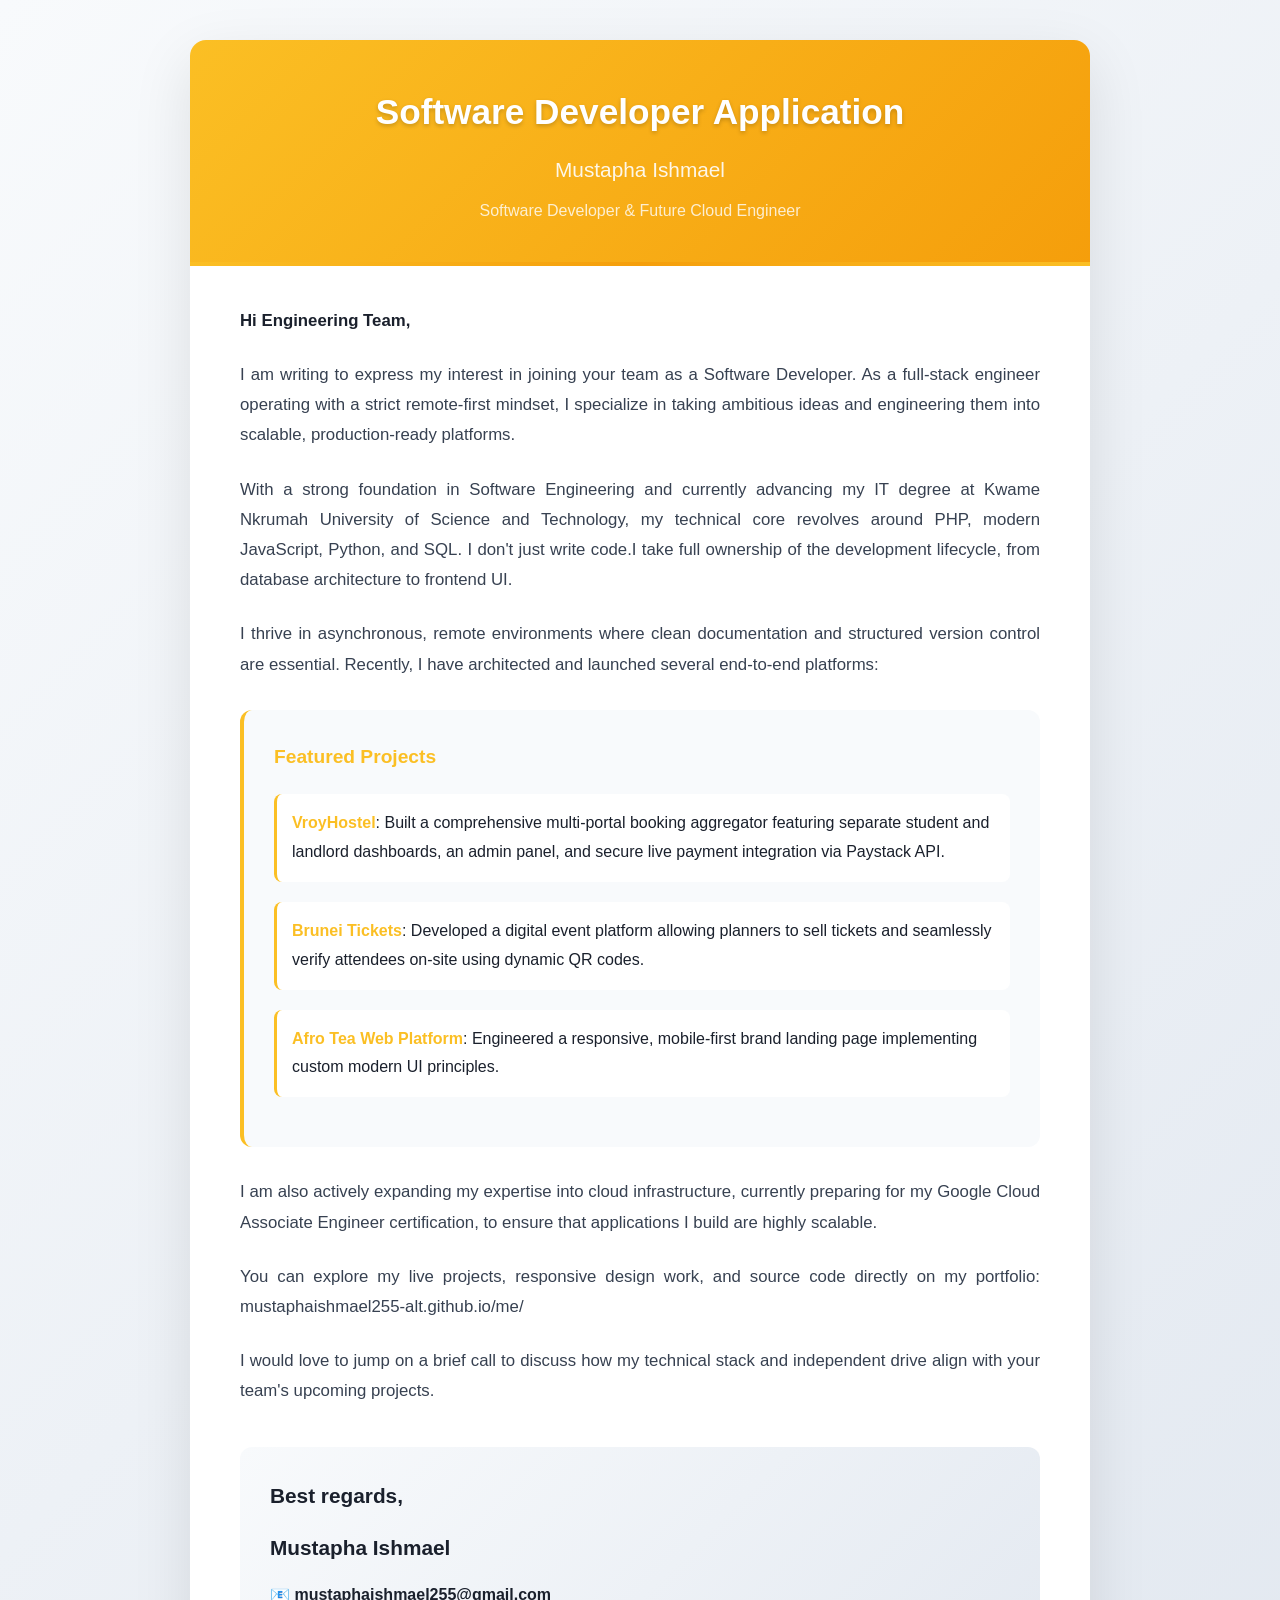
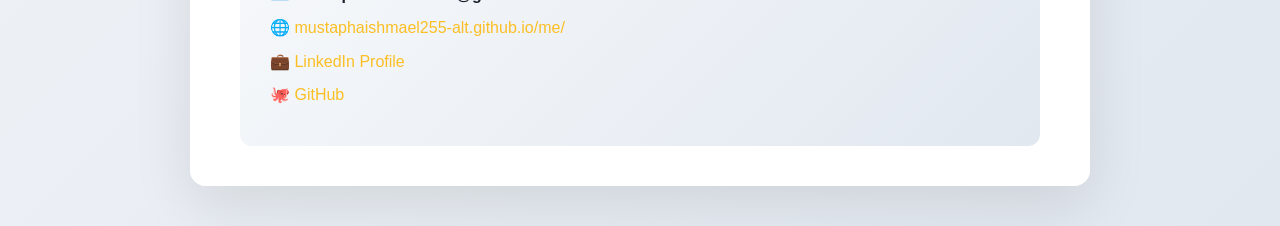
<file: cover-letter.html>
<!DOCTYPE html>
<html lang="en">
<head>
    <meta charset="UTF-8">
    <meta name="viewport" content="width=device-width, initial-scale=1.0">
    <title>Software Developer Application – Mustapha Ishmael</title>
    <style>
        * {
            margin: 0;
            padding: 0;
            box-sizing: border-box;
        }
        
        body {
            font-family: 'Segoe UI', Tahoma, Geneva, Verdana, sans-serif;
            line-height: 1.8;
            margin: 0;
            padding: 40px 20px;
            background: linear-gradient(135deg, #f8fafc 0%, #e2e8f0 100%);
            min-height: 100vh;
            color: #1a202c;
        }
        
        .container {
            max-width: 900px;
            margin: 0 auto;
            background: white;
            border-radius: 16px;
            box-shadow: 0 20px 60px rgba(0, 0, 0, 0.1);
            overflow: hidden;
        }
        
        .header {
            background: linear-gradient(135deg, #fbbf24 0%, #f59e0b 100%);
            color: white;
            text-align: center;
            padding: 40px 30px;
            position: relative;
        }
        
        .header::after {
            content: '';
            position: absolute;
            bottom: 0;
            left: 0;
            right: 0;
            height: 4px;
            background: linear-gradient(90deg, #fbbf24, #f59e0b, #fbbf24);
            animation: shimmer 2s ease-in-out infinite;
        }
        
        @keyframes shimmer {
            0%, 100% { opacity: 1; }
            50% { opacity: 0.7; }
        }
        
        .header h1 {
            font-size: 2.2rem;
            font-weight: 700;
            margin-bottom: 8px;
            text-shadow: 0 2px 4px rgba(0, 0, 0, 0.2);
        }
        
        .header h2 {
            font-size: 1.3rem;
            font-weight: 400;
            opacity: 0.9;
            margin-bottom: 0;
        }
        
        .header p {
            font-size: 1rem;
            opacity: 0.8;
            margin-top: 8px;
        }
        
        .content {
            padding: 40px 50px;
            background: white;
        }
        
        .content p {
            margin-bottom: 24px;
            font-size: 1.05rem;
            color: #374151;
            text-align: justify;
        }
        
        .content p:first-child {
            font-weight: 600;
            color: #1a202c;
        }
        
        .projects {
            background: #f8fafc;
            border-radius: 12px;
            padding: 30px;
            margin: 30px 0;
            border-left: 4px solid #fbbf24;
        }
        
        .projects h3 {
            color: #fbbf24;
            font-size: 1.2rem;
            margin-bottom: 20px;
            font-weight: 600;
        }
        
        ul {
            margin: 20px 0;
            list-style: none;
        }
        
        li {
            margin-bottom: 20px;
            padding: 15px;
            background: white;
            border-radius: 8px;
            border-left: 3px solid #fbbf24;
            transition: transform 0.2s ease;
        }
        
        li:hover {
            transform: translateX(5px);
        }
        
        strong {
            color: #fbbf24;
            font-weight: 600;
        }
        
        .signature {
            margin-top: 40px;
            padding: 30px;
            background: linear-gradient(135deg, #f8fafc 0%, #e2e8f0 100%);
            border-radius: 12px;
            text-align: center;
        }
        
        .signature p {
            margin-bottom: 8px;
            font-size: 1rem;
        }
        
        .signature .name {
            font-size: 1.3rem;
            font-weight: 700;
            color: #1a202c;
            margin-bottom: 15px;
        }
        
        .contact-info {
            font-size: 0.9rem;
            color: #6b7280;
            line-height: 1.6;
        }
        
        .contact-info a {
            color: #fbbf24;
            text-decoration: none;
            font-weight: 500;
            transition: color 0.2s ease;
        }
        
        .contact-info a:hover {
            color: #f59e0b;
            text-decoration: underline;
        }
        
        @media print {
            body {
                background: white;
                padding: 20px;
            }
            .container {
                box-shadow: none;
                border-radius: 0;
            }
            .header {
                background: #fbbf24 !important;
            }
            .header::after {
                display: none;
            }
            .projects {
                background: #f8fafc !important;
                -webkit-print-color-adjust: exact;
                print-color-adjust: exact;
            }
        }
        
        @media (max-width: 768px) {
            body {
                padding: 20px 10px;
            }
            .content {
                padding: 30px 25px;
            }
            .header h1 {
                font-size: 1.8rem;
            }
            .projects {
                padding: 20px;
            }
        }
    </style>
</head>
<body>
    <div class="container">
        <div class="header">
            <h1>Software Developer Application</h1>
            <h2>Mustapha Ishmael</h2>
            <p>Software Developer & Future Cloud Engineer</p>
        </div>
        
        <div class="content">
            <p>Hi Engineering Team,</p>
            
            <p>I am writing to express my interest in joining your team as a Software Developer. As a full-stack engineer operating with a strict remote-first mindset, I specialize in taking ambitious ideas and engineering them into scalable, production-ready platforms.</p>
            
            <p>With a strong foundation in Software Engineering and currently advancing my IT degree at Kwame Nkrumah University of Science and Technology, my technical core revolves around PHP, modern JavaScript, Python, and SQL. I don't just write code.I take full ownership of the development lifecycle, from database architecture to frontend UI.</p>
            
            <p>I thrive in asynchronous, remote environments where clean documentation and structured version control are essential. Recently, I have architected and launched several end-to-end platforms:</p>
            
            <div class="projects">
                <h3>Featured Projects</h3>
                <ul>
                    <li><strong>VroyHostel</strong>: Built a comprehensive multi-portal booking aggregator featuring separate student and landlord dashboards, an admin panel, and secure live payment integration via Paystack API.</li>
                    <li><strong>Brunei Tickets</strong>: Developed a digital event platform allowing planners to sell tickets and seamlessly verify attendees on-site using dynamic QR codes.</li>
                    <li><strong>Afro Tea Web Platform</strong>: Engineered a responsive, mobile-first brand landing page implementing custom modern UI principles.</li>
                </ul>
            </div>
            
            <p>I am also actively expanding my expertise into cloud infrastructure, currently preparing for my Google Cloud Associate Engineer certification, to ensure that applications I build are highly scalable.</p>
            
            <p>You can explore my live projects, responsive design work, and source code directly on my portfolio: mustaphaishmael255-alt.github.io/me/</p>
            
            <p>I would love to jump on a brief call to discuss how my technical stack and independent drive align with your team's upcoming projects.</p>
            
            <div class="signature">
                <p class="name">Best regards,</p>
                <p class="name">Mustapha Ishmael</p>
                <div class="contact-info">
                    <p>📧 mustaphaishmael255@gmail.com</p>
                    <p>🌐 <a href="https://mustaphaishmael255-alt.github.io/me/" target="_blank">mustaphaishmael255-alt.github.io/me/</a></p>
                    <p>💼 <a href="https://linkedin.com/in/ishmael-mustapha-99a923378/" target="_blank">LinkedIn Profile</a></p>
                    <p>🐙 <a href="https://github.com/mustaphaishmael255-alt" target="_blank">GitHub</a></p>
                </div>
            </div>
        </div>
    </div>
</body>
</html>
</file>
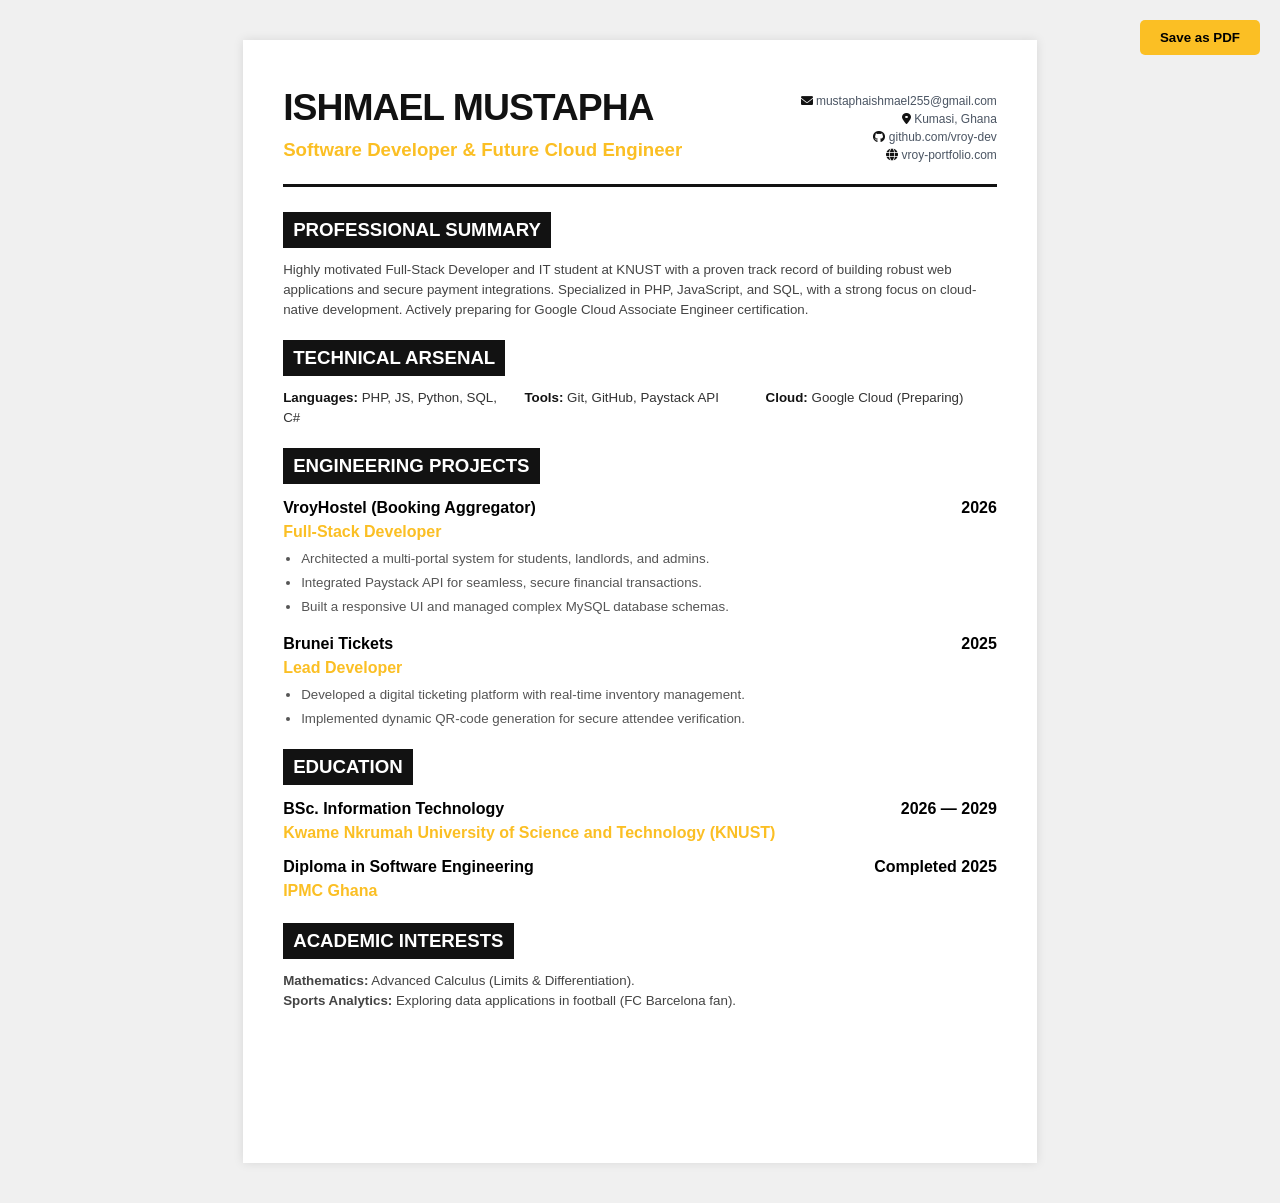
<file: resume.html>
<!DOCTYPE html>
<html lang="en">
<head>
    <meta charset="UTF-8">
    <meta name="viewport" content="width=device-width, initial-scale=1.0">
    <title>Mustapha_Ishmael_CV</title>
    <link rel="stylesheet" href="https://cdnjs.cloudflare.com/ajax/libs/font-awesome/6.0.0/css/all.min.css">
    <style>
        :root {
            --gold: #fbbf24;
            --dark: #121212;
            --gray: #4b5563;
            --light-gray: #f3f4f6;
        }

        * { box-sizing: border-box; margin: 0; padding: 0; }
        body { 
            font-family: 'Segoe UI', Tahoma, Geneva, Verdana, sans-serif; 
            line-height: 1.5; 
            color: #333;
            background: #f0f0f0; 
            padding: 40px;
        }

        /* Paper Size Setup for Printing */
        .cv-page {
            background: white;
            width: 210mm; /* A4 Width */
            min-height: 297mm; /* A4 Height */
            margin: 0 auto;
            padding: 40px;
            box-shadow: 0 0 10px rgba(0,0,0,0.1);
        }

        header {
            border-bottom: 3px solid var(--dark);
            padding-bottom: 20px;
            margin-bottom: 25px;
            display: flex;
            justify-content: space-between;
            align-items: flex-end;
        }

        .header-left h1 { font-size: 28pt; color: var(--dark); letter-spacing: -1px; }
        .header-left p { color: var(--gold); font-weight: bold; font-size: 14pt; }
        
        .header-right { text-align: right; font-size: 9pt; color: var(--gray); }
        .header-right i { color: var(--dark); width: 15px; }

        section { margin-bottom: 20px; }
        h2 { 
            font-size: 14pt; 
            text-transform: uppercase; 
            background: var(--dark); 
            color: white; 
            padding: 4px 10px; 
            display: inline-block; 
            margin-bottom: 12px;
        }

        .job-title { display: flex; justify-content: space-between; font-weight: bold; color: #000; }
        .company { color: var(--gold); font-weight: 600; margin-bottom: 5px; }
        .desc { font-size: 10pt; margin-bottom: 10px; color: #444; }
        
        ul { margin-left: 18px; font-size: 10pt; color: #555; }
        li { margin-bottom: 4px; }

        .skills-grid {
            display: grid;
            grid-template-columns: 1fr 1fr 1fr;
            gap: 10px;
            font-size: 10pt;
        }
        .skill-item b { color: var(--dark); }

        @media print {
            body { background: white; padding: 0; }
            .cv-page { box-shadow: none; margin: 0; }
            button { display: none; } /* Hide print button on PDF */
        }
        
        .print-btn {
            position: fixed; top: 20px; right: 20px;
            padding: 10px 20px; background: var(--gold);
            border: none; cursor: pointer; font-weight: bold; border-radius: 5px;
        }
    </style>
</head>
<body>

    <button class="print-btn" onclick="window.print()">Save as PDF</button>

    <div class="cv-page">
        <header>
            <div class="header-left">
                <h1>ISHMAEL MUSTAPHA</h1>
                <p>Software Developer & Future Cloud Engineer</p>
            </div>
            <div class="header-right">
                <div><i class="fas fa-envelope"></i> mustaphaishmael255@gmail.com</div>
                <div><i class="fas fa-location-dot"></i> Kumasi, Ghana</div>
                <div><i class="fab fa-github"></i> github.com/vroy-dev</div>
                <div><i class="fas fa-globe"></i> vroy-portfolio.com</div>
            </div>
        </header>

        <section>
            <h2>Professional Summary</h2>
            <p class="desc">Highly motivated Full-Stack Developer and IT student at KNUST with a proven track record of building robust web applications and secure payment integrations. Specialized in PHP, JavaScript, and SQL, with a strong focus on cloud-native development. Actively preparing for Google Cloud Associate Engineer certification.</p>
        </section>

        <section>
            <h2>Technical Arsenal</h2>
            <div class="skills-grid">
                <div class="skill-item"><b>Languages:</b> PHP, JS, Python, SQL, C#</div>
                <div class="skill-item"><b>Tools:</b> Git, GitHub, Paystack API</div>
                <div class="skill-item"><b>Cloud:</b> Google Cloud (Preparing)</div>
            </div>
        </section>

        <section>
            <h2>Engineering Projects</h2>
            <div class="job-title"><span>VroyHostel (Booking Aggregator)</span> <span>2026</span></div>
            <div class="company">Full-Stack Developer</div>
            <ul>
                <li>Architected a multi-portal system for students, landlords, and admins.</li>
                <li>Integrated Paystack API for seamless, secure financial transactions.</li>
                <li>Built a responsive UI and managed complex MySQL database schemas.</li>
            </ul>

            <div style="margin-top: 15px;" class="job-title"><span>Brunei Tickets</span> <span>2025</span></div>
            <div class="company">Lead Developer</div>
            <ul>
                <li>Developed a digital ticketing platform with real-time inventory management.</li>
                <li>Implemented dynamic QR-code generation for secure attendee verification.</li>
            </ul>
        </section>

        <section>
            <h2>Education</h2>
            <div class="job-title"><span>BSc. Information Technology</span> <span>2026 — 2029</span></div>
            <div class="company">Kwame Nkrumah University of Science and Technology (KNUST)</div>
            
            <div style="margin-top: 10px;" class="job-title"><span>Diploma in Software Engineering</span> <span>Completed 2025</span></div>
            <div class="company">IPMC Ghana</div>
        </section>

        <section>
            <h2>Academic Interests</h2>
            <p class="desc"><b>Mathematics:</b> Advanced Calculus (Limits & Differentiation). <br> <b>Sports Analytics:</b> Exploring data applications in football (FC Barcelona fan).</p>
        </section>
    </div>

</body>
</html>
</file>
